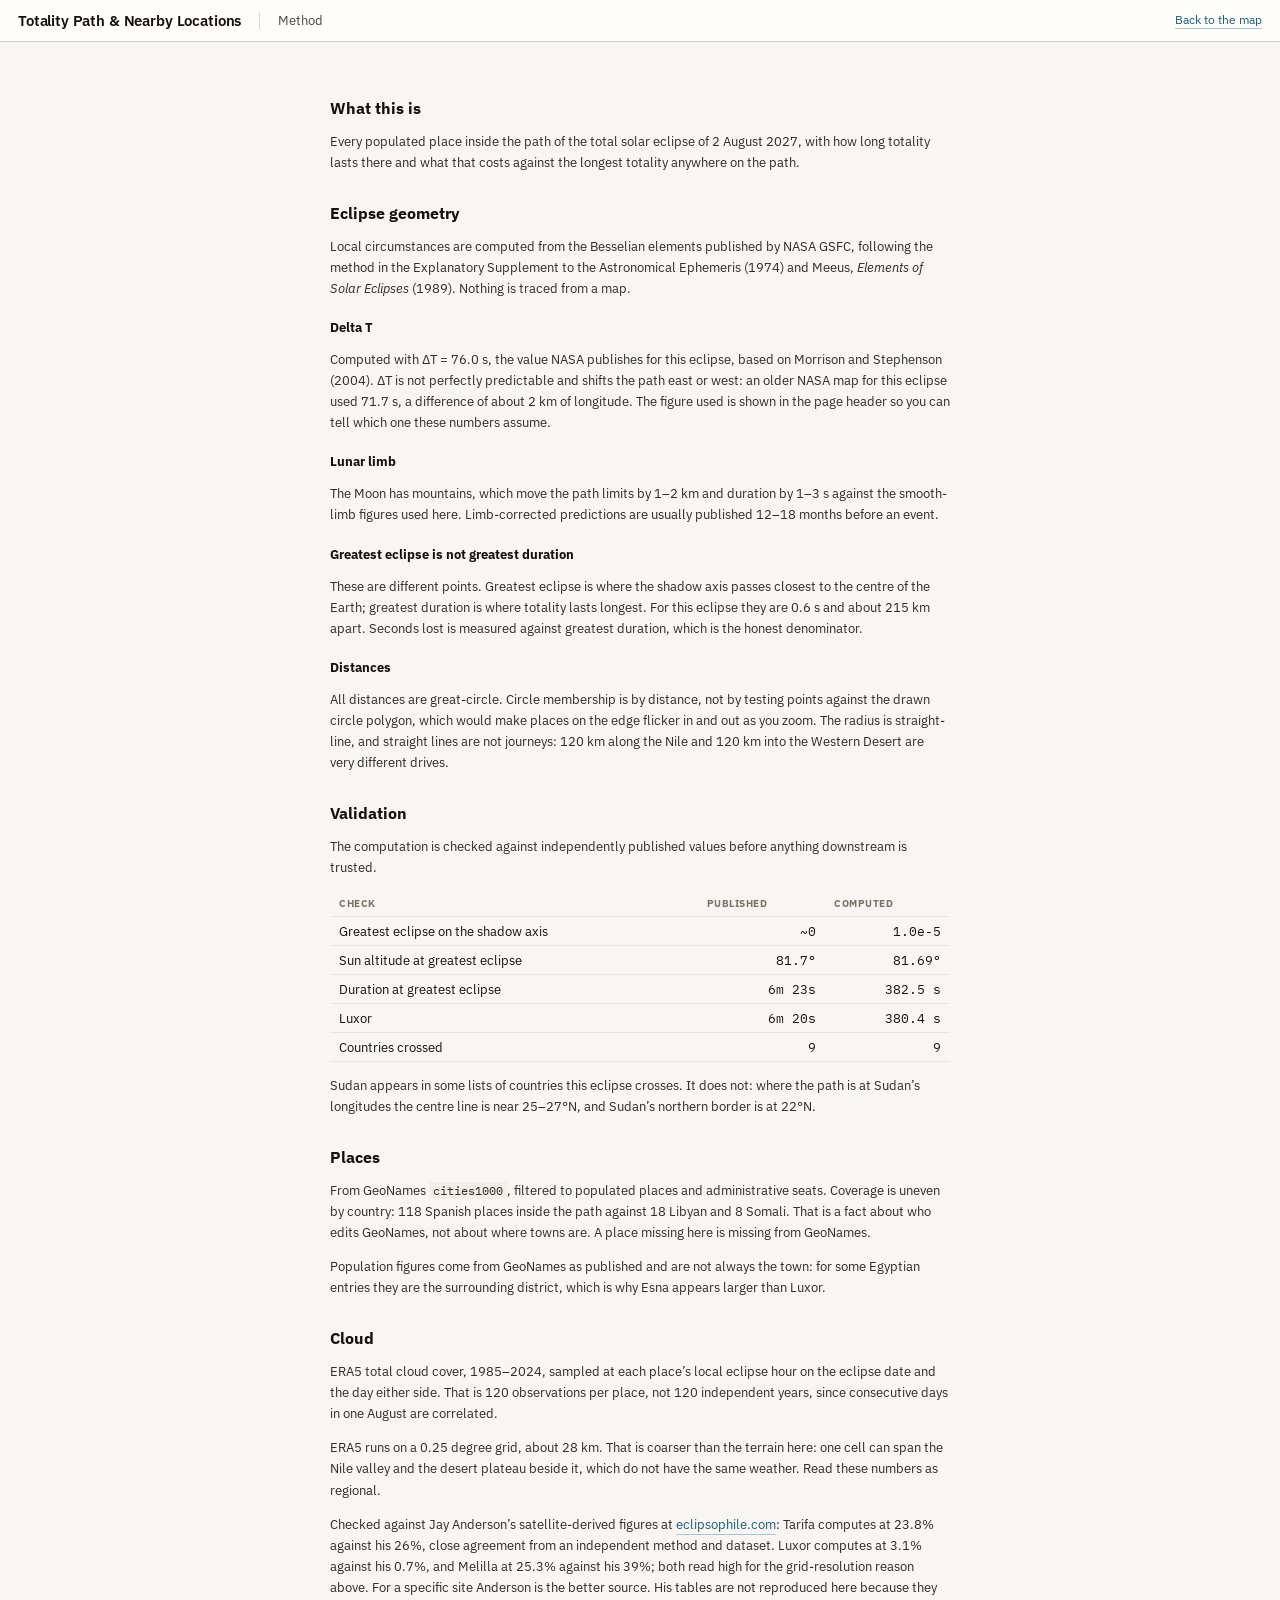
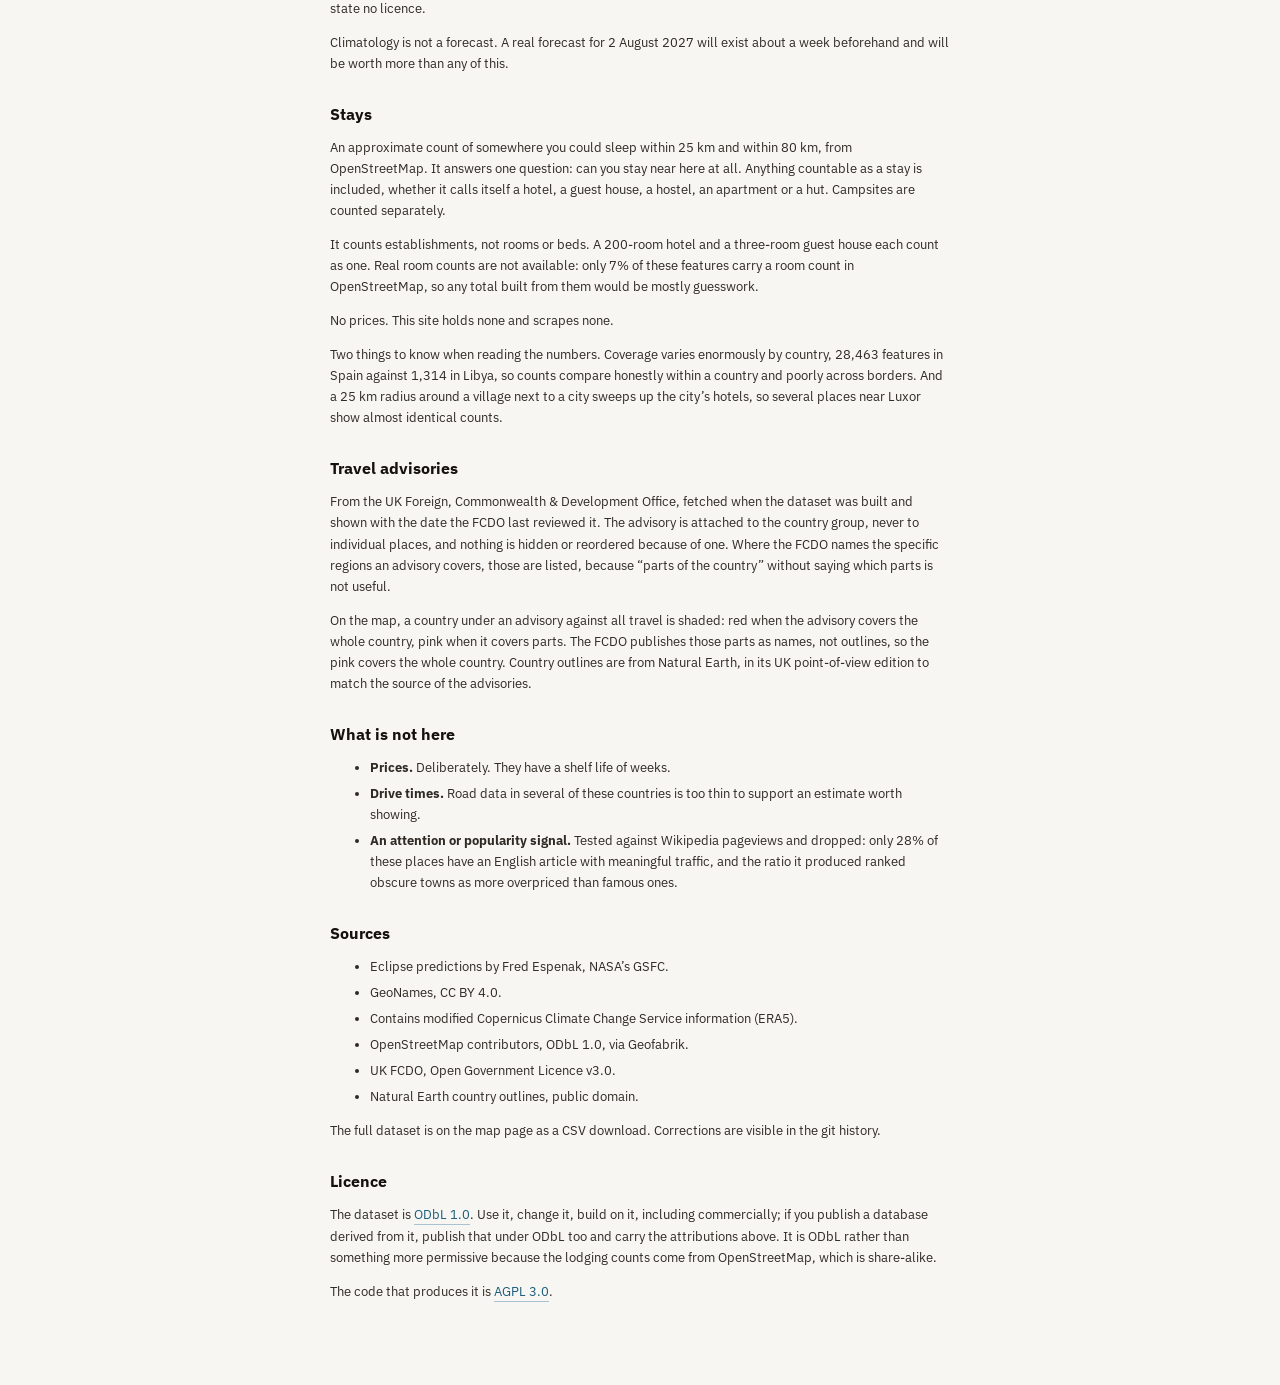
<file: docs/method.html>
<!doctype html>
<html lang="en">
<head>
<meta charset="utf-8">
<meta name="viewport" content="width=device-width, initial-scale=1">
<title>Method | Totality Path &amp; Nearby Locations</title>
<meta name="description" content="How the durations, places, cloud, stays and travel advisories for the 2 August 2027 total solar eclipse are computed, sourced and checked.">
<link rel="canonical" href="https://eclipse.aravpanwar.com/method.html">
<meta property="og:type" content="website">
<meta property="og:site_name" content="Totality Path &amp; Nearby Locations">
<meta property="og:title" content="Method | Totality Path &amp; Nearby Locations">
<meta property="og:description" content="How the durations, places, cloud, stays and travel advisories for the 2 August 2027 total solar eclipse are computed, sourced and checked.">
<meta property="og:url" content="https://eclipse.aravpanwar.com/method.html">
<meta property="og:image" content="https://eclipse.aravpanwar.com/og.png">
<meta property="og:image:width" content="1200">
<meta property="og:image:height" content="630">
<meta property="og:image:alt" content="Map of the path of totality from Spain to Somalia, with the 772 places inside it marked.">
<meta name="twitter:card" content="summary_large_image">
<link rel="icon" href="favicon.ico" sizes="32x32">
<link rel="icon" href="favicon.svg" type="image/svg+xml">
<link rel="apple-touch-icon" href="apple-touch-icon.png">
<link href="https://fonts.googleapis.com/css2?family=IBM+Plex+Mono:wght@400;500;600&family=IBM+Plex+Sans:wght@400;500;600&display=swap" rel="stylesheet">
<link rel="stylesheet" href="style.css">
<style>
  body { display: block; }
  .prose { max-width: 660px; margin: 0 auto; padding: 26px 20px 70px; }
  .prose h2 { font-size: 16px; margin: 30px 0 8px; }
  .prose h3 { font-size: 13px; margin: 20px 0 5px; }
  .prose p, .prose li { line-height: 1.62; color: #2f2a24; }
  .prose li { margin-bottom: 5px; }
  .prose table { border-collapse: collapse; width: 100%; margin: 12px 0; font-size: 12.5px; }
  .prose th, .prose td { text-align: left; padding: 6px 9px; border-bottom: 1px solid var(--hair); }
  .prose th { font-size: 10px; text-transform: uppercase; letter-spacing: .05em; color: var(--faint); }
  .prose td.n { font-family: var(--mono); text-align: right; }
  code { font-family: var(--mono); font-size: 12px; background: #f2efe8; padding: 1px 4px; }
</style>
</head>
<body>

<header>
  <h1>Totality Path &amp; Nearby Locations</h1>
  <span class="rule" aria-hidden="true"></span>
  <span class="event">Method</span>
  <span class="spacer"></span>
  <nav><a href="index.html">Back to the map</a></nav>
</header>

<div class="prose">

<h2>What this is</h2>
<p>Every populated place inside the path of the total solar eclipse of
2 August 2027, with how long totality lasts there and what that costs against
the longest totality anywhere on the path.</p>

<h2>Eclipse geometry</h2>
<p>Local circumstances are computed from the Besselian elements published by
NASA GSFC, following the method in the Explanatory Supplement to the
Astronomical Ephemeris (1974) and Meeus, <i>Elements of Solar Eclipses</i>
(1989). Nothing is traced from a map.</p>

<h3>Delta T</h3>
<p>Computed with &Delta;T = 76.0 s, the value NASA publishes for this eclipse,
based on Morrison and Stephenson (2004). &Delta;T is not perfectly predictable
and shifts the path east or west: an older NASA map for this eclipse used
71.7 s, a difference of about 2 km of longitude. The figure used is shown in
the page header so you can tell which one these numbers assume.</p>

<h3>Lunar limb</h3>
<p>The Moon has mountains, which move the path limits by 1&ndash;2 km and
duration by 1&ndash;3 s against the smooth-limb figures used here.
Limb-corrected predictions are usually published 12&ndash;18 months before an
event.</p>

<h3>Greatest eclipse is not greatest duration</h3>
<p>These are different points. Greatest eclipse is where the shadow axis passes
closest to the centre of the Earth; greatest duration is where totality lasts
longest. For this eclipse they are 0.6 s and about 215 km apart. Seconds lost
is measured against greatest duration, which is the honest denominator.</p>

<h3>Distances</h3>
<p>All distances are great-circle. Circle membership is by distance, not by
testing points against the drawn circle polygon, which would make places on the
edge flicker in and out as you zoom. The radius is straight-line, and straight
lines are not journeys: 120 km along the Nile and 120 km into the Western
Desert are very different drives.</p>

<h2>Validation</h2>
<p>The computation is checked against independently published values before
anything downstream is trusted.</p>
<table>
<tr><th>Check</th><th>Published</th><th>Computed</th></tr>
<tr><td>Greatest eclipse on the shadow axis</td><td class="n">~0</td><td class="n">1.0e-5</td></tr>
<tr><td>Sun altitude at greatest eclipse</td><td class="n">81.7&deg;</td><td class="n">81.69&deg;</td></tr>
<tr><td>Duration at greatest eclipse</td><td class="n">6m 23s</td><td class="n">382.5 s</td></tr>
<tr><td>Luxor</td><td class="n">6m 20s</td><td class="n">380.4 s</td></tr>
<tr><td>Countries crossed</td><td class="n">9</td><td class="n">9</td></tr>
</table>
<p>Sudan appears in some lists of countries this eclipse crosses. It does not:
where the path is at Sudan&rsquo;s longitudes the centre line is near
25&ndash;27&deg;N, and Sudan&rsquo;s northern border is at 22&deg;N.</p>

<h2>Places</h2>
<p>From GeoNames <code>cities1000</code>, filtered to populated places and
administrative seats. Coverage is uneven by country: 118 Spanish places inside
the path against 18 Libyan and 8 Somali. That is a fact about who edits
GeoNames, not about where towns are. A place missing here is missing from
GeoNames.</p>
<p>Population figures come from GeoNames as published and are not always the
town: for some Egyptian entries they are the surrounding district, which is why
Esna appears larger than Luxor.</p>

<h2>Cloud</h2>
<p>ERA5 total cloud cover, 1985&ndash;2024, sampled at each place&rsquo;s local
eclipse hour on the eclipse date and the day either side. That is 120
observations per place, not 120 independent years, since consecutive days in
one August are correlated.</p>
<p>ERA5 runs on a 0.25 degree grid, about 28 km. That is coarser than the
terrain here: one cell can span the Nile valley and the desert plateau beside
it, which do not have the same weather. Read these numbers as regional.</p>
<p>Checked against Jay Anderson&rsquo;s satellite-derived figures at
<a href="https://eclipsophile.com/tse2027/">eclipsophile.com</a>: Tarifa
computes at 23.8% against his 26%, close agreement from an independent method
and dataset. Luxor computes at 3.1% against his 0.7%, and Melilla at 25.3%
against his 39%; both read high for the grid-resolution reason above. For a
specific site Anderson is the better source. His tables are not reproduced
here because they state no licence.</p>
<p>Climatology is not a forecast. A real forecast for 2 August 2027 will exist
about a week beforehand and will be worth more than any of this.</p>

<h2>Stays</h2>
<p>An approximate count of somewhere you could sleep within 25 km and within
80 km, from OpenStreetMap. It answers one question: can you stay near here at
all. Anything countable as a stay is included, whether it calls itself a hotel,
a guest house, a hostel, an apartment or a hut. Campsites are counted
separately.</p>
<p>It counts establishments, not rooms or beds. A 200-room hotel and a
three-room guest house each count as one. Real room counts are not available:
only 7% of these features carry a room count in OpenStreetMap, so any total
built from them would be mostly guesswork.</p>
<p>No prices. This site holds none and scrapes none.</p>
<p>Two things to know when reading the numbers. Coverage varies enormously by
country, 28,463 features in Spain against 1,314 in Libya, so counts compare
honestly within a country and poorly across borders. And a 25 km radius around
a village next to a city sweeps up the city&rsquo;s hotels, so several places
near Luxor show almost identical counts.</p>

<h2>Travel advisories</h2>
<p>From the UK Foreign, Commonwealth &amp; Development Office, fetched when the
dataset was built and shown with the date the FCDO last reviewed it. The
advisory is attached to the country group, never to individual places, and
nothing is hidden or reordered because of one. Where the FCDO names the
specific regions an advisory covers, those are listed, because
&ldquo;parts of the country&rdquo; without saying which parts is not useful.</p>
<p>On the map, a country under an advisory against all travel is shaded:
red when the advisory covers the whole country, pink when it covers parts.
The FCDO publishes those parts as names, not outlines, so the pink covers the
whole country. Country outlines are from Natural Earth, in
its UK point-of-view edition to match the source of the advisories.</p>

<h2>What is not here</h2>
<ul>
  <li><b>Prices.</b> Deliberately. They have a shelf life of weeks.</li>
  <li><b>Drive times.</b> Road data in several of these countries is too thin
      to support an estimate worth showing.</li>
  <li><b>An attention or popularity signal.</b> Tested against Wikipedia
      pageviews and dropped: only 28% of these places have an English article
      with meaningful traffic, and the ratio it produced ranked obscure towns
      as more overpriced than famous ones.</li>
</ul>

<h2>Sources</h2>
<ul>
  <li>Eclipse predictions by Fred Espenak, NASA&rsquo;s GSFC.</li>
  <li>GeoNames, CC BY 4.0.</li>
  <li>Contains modified Copernicus Climate Change Service information (ERA5).</li>
  <li>OpenStreetMap contributors, ODbL 1.0, via Geofabrik.</li>
  <li>UK FCDO, Open Government Licence v3.0.</li>
  <li>Natural Earth country outlines, public domain.</li>
</ul>
<p>The full dataset is on the map page as a CSV download. Corrections are
visible in the git history.</p>

<h2>Licence</h2>
<p>The dataset is <a href="https://opendatacommons.org/licenses/odbl/1-0/">ODbL
1.0</a>. Use it, change it, build on it, including commercially; if you publish
a database derived from it, publish that under ODbL too and carry the
attributions above. It is ODbL rather than something more permissive because
the lodging counts come from OpenStreetMap, which is share-alike.</p>
<p>The code that produces it is
<a href="https://github.com/aravpanwar/besselian">AGPL 3.0</a>.</p>

</div>
</body>
</html>
</file>
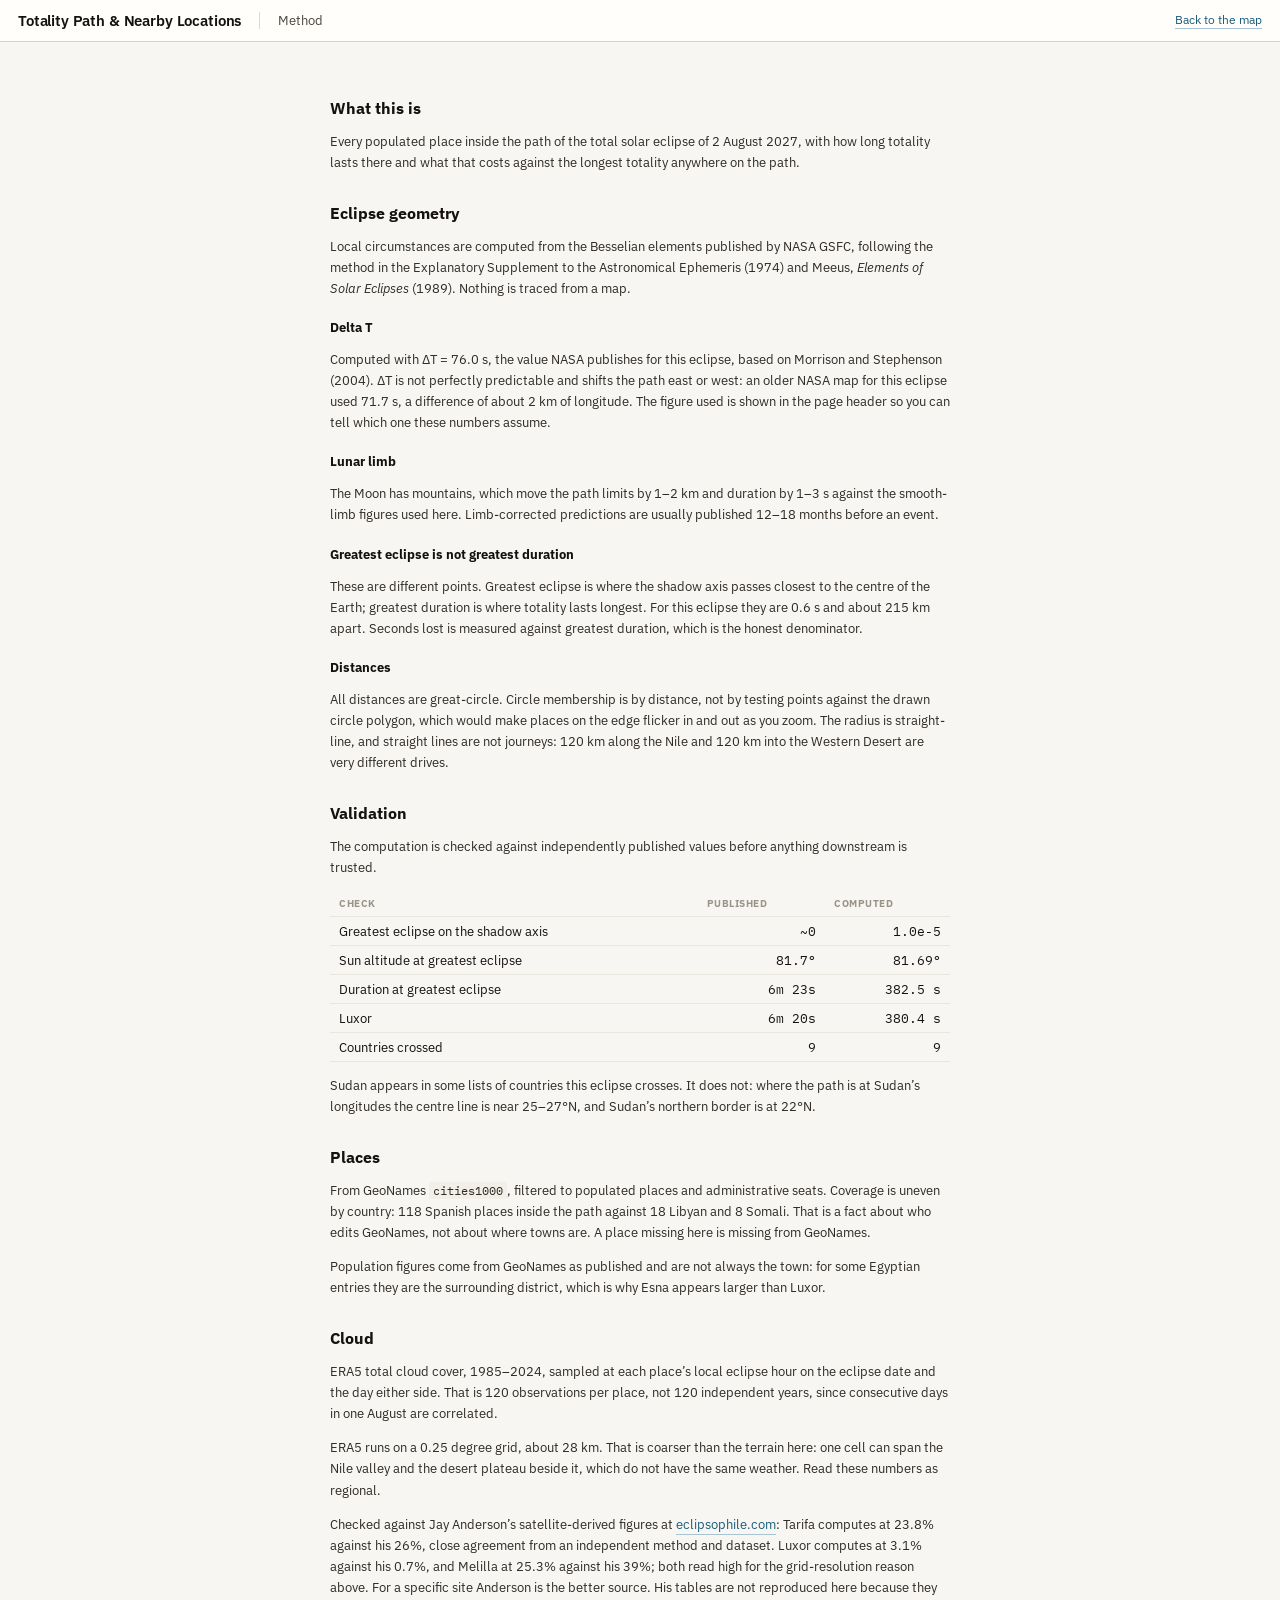
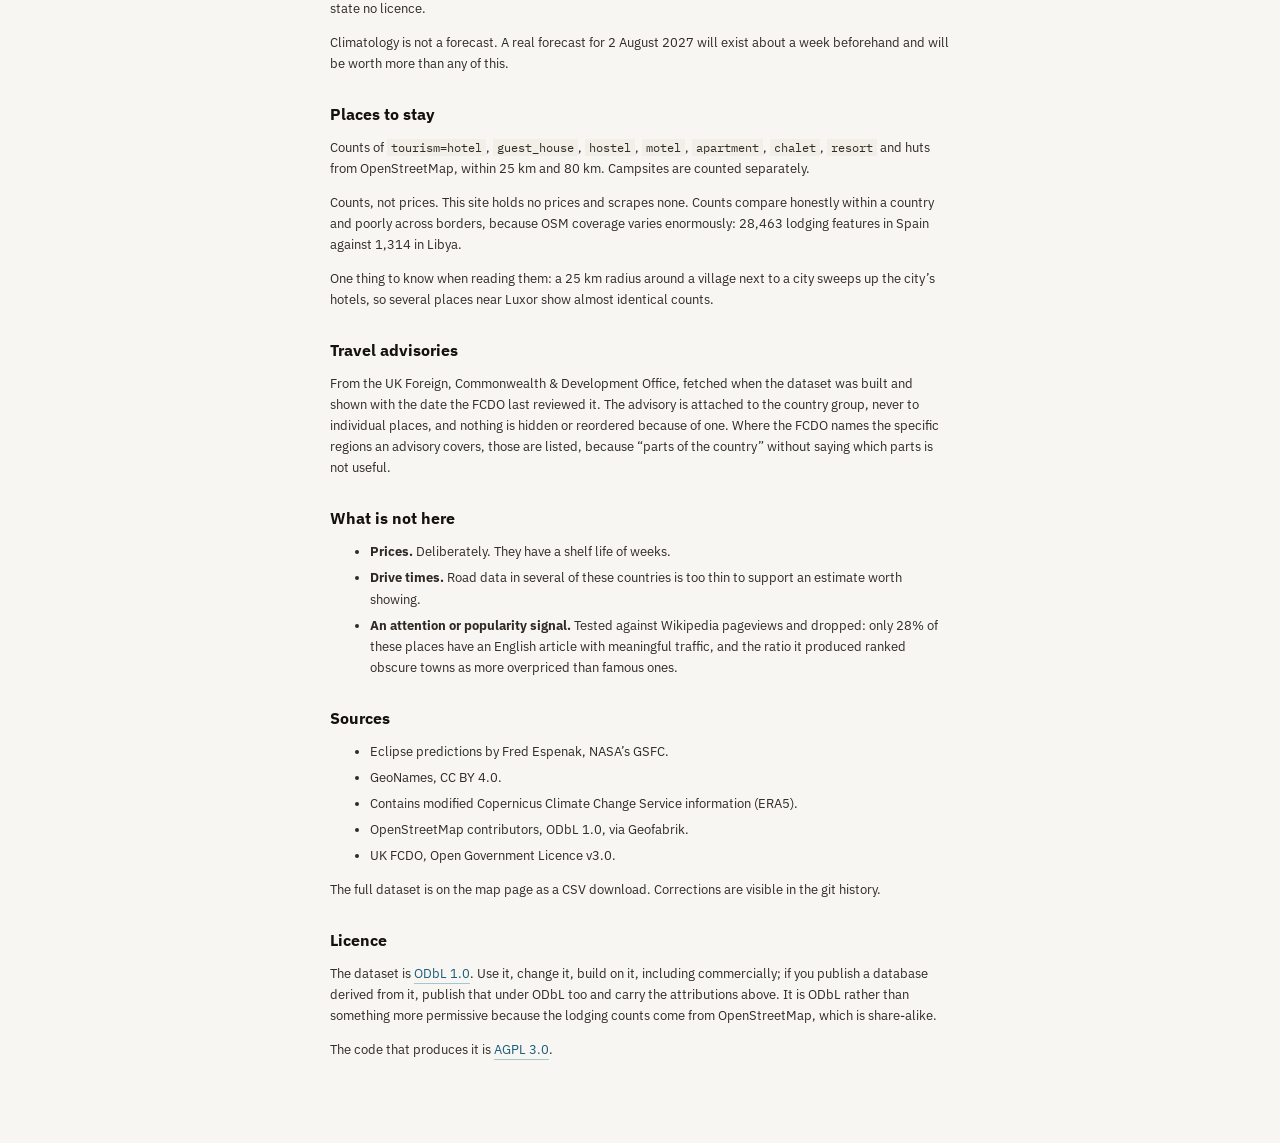
<file: site/method.html>
<!doctype html>
<html lang="en">
<head>
<meta charset="utf-8">
<meta name="viewport" content="width=device-width, initial-scale=1">
<title>Method &mdash; Totality Path &amp; Nearby Locations</title>
<link href="https://fonts.googleapis.com/css2?family=IBM+Plex+Mono:wght@400;500;600&family=IBM+Plex+Sans:wght@400;500;600&display=swap" rel="stylesheet">
<link rel="stylesheet" href="style.css">
<style>
  body { display: block; }
  .prose { max-width: 660px; margin: 0 auto; padding: 26px 20px 70px; }
  .prose h2 { font-size: 16px; margin: 30px 0 8px; }
  .prose h3 { font-size: 13px; margin: 20px 0 5px; }
  .prose p, .prose li { line-height: 1.62; color: #2f2a24; }
  .prose li { margin-bottom: 5px; }
  .prose table { border-collapse: collapse; width: 100%; margin: 12px 0; font-size: 12.5px; }
  .prose th, .prose td { text-align: left; padding: 6px 9px; border-bottom: 1px solid var(--hair); }
  .prose th { font-size: 10px; text-transform: uppercase; letter-spacing: .05em; color: var(--faint); }
  .prose td.n { font-family: var(--mono); text-align: right; }
  code { font-family: var(--mono); font-size: 12px; background: #f2efe8; padding: 1px 4px; }
</style>
</head>
<body>

<header>
  <h1>Totality Path &amp; Nearby Locations</h1>
  <span class="rule" aria-hidden="true"></span>
  <span class="event">Method</span>
  <span class="spacer"></span>
  <nav><a href="index.html">Back to the map</a></nav>
</header>

<div class="prose">

<h2>What this is</h2>
<p>Every populated place inside the path of the total solar eclipse of
2 August 2027, with how long totality lasts there and what that costs against
the longest totality anywhere on the path.</p>

<h2>Eclipse geometry</h2>
<p>Local circumstances are computed from the Besselian elements published by
NASA GSFC, following the method in the Explanatory Supplement to the
Astronomical Ephemeris (1974) and Meeus, <i>Elements of Solar Eclipses</i>
(1989). Nothing is traced from a map.</p>

<h3>Delta T</h3>
<p>Computed with &Delta;T = 76.0 s, the value NASA publishes for this eclipse,
based on Morrison and Stephenson (2004). &Delta;T is not perfectly predictable
and shifts the path east or west: an older NASA map for this eclipse used
71.7 s, a difference of about 2 km of longitude. The figure used is shown in
the page header so you can tell which one these numbers assume.</p>

<h3>Lunar limb</h3>
<p>The Moon has mountains, which move the path limits by 1&ndash;2 km and
duration by 1&ndash;3 s against the smooth-limb figures used here.
Limb-corrected predictions are usually published 12&ndash;18 months before an
event.</p>

<h3>Greatest eclipse is not greatest duration</h3>
<p>These are different points. Greatest eclipse is where the shadow axis passes
closest to the centre of the Earth; greatest duration is where totality lasts
longest. For this eclipse they are 0.6 s and about 215 km apart. Seconds lost
is measured against greatest duration, which is the honest denominator.</p>

<h3>Distances</h3>
<p>All distances are great-circle. Circle membership is by distance, not by
testing points against the drawn circle polygon, which would make places on the
edge flicker in and out as you zoom. The radius is straight-line, and straight
lines are not journeys: 120 km along the Nile and 120 km into the Western
Desert are very different drives.</p>

<h2>Validation</h2>
<p>The computation is checked against independently published values before
anything downstream is trusted.</p>
<table>
<tr><th>Check</th><th>Published</th><th>Computed</th></tr>
<tr><td>Greatest eclipse on the shadow axis</td><td class="n">~0</td><td class="n">1.0e-5</td></tr>
<tr><td>Sun altitude at greatest eclipse</td><td class="n">81.7&deg;</td><td class="n">81.69&deg;</td></tr>
<tr><td>Duration at greatest eclipse</td><td class="n">6m 23s</td><td class="n">382.5 s</td></tr>
<tr><td>Luxor</td><td class="n">6m 20s</td><td class="n">380.4 s</td></tr>
<tr><td>Countries crossed</td><td class="n">9</td><td class="n">9</td></tr>
</table>
<p>Sudan appears in some lists of countries this eclipse crosses. It does not:
where the path is at Sudan&rsquo;s longitudes the centre line is near
25&ndash;27&deg;N, and Sudan&rsquo;s northern border is at 22&deg;N.</p>

<h2>Places</h2>
<p>From GeoNames <code>cities1000</code>, filtered to populated places and
administrative seats. Coverage is uneven by country: 118 Spanish places inside
the path against 18 Libyan and 8 Somali. That is a fact about who edits
GeoNames, not about where towns are. A place missing here is missing from
GeoNames.</p>
<p>Population figures come from GeoNames as published and are not always the
town: for some Egyptian entries they are the surrounding district, which is why
Esna appears larger than Luxor.</p>

<h2>Cloud</h2>
<p>ERA5 total cloud cover, 1985&ndash;2024, sampled at each place&rsquo;s local
eclipse hour on the eclipse date and the day either side. That is 120
observations per place, not 120 independent years, since consecutive days in
one August are correlated.</p>
<p>ERA5 runs on a 0.25 degree grid, about 28 km. That is coarser than the
terrain here: one cell can span the Nile valley and the desert plateau beside
it, which do not have the same weather. Read these numbers as regional.</p>
<p>Checked against Jay Anderson&rsquo;s satellite-derived figures at
<a href="https://eclipsophile.com/tse2027/">eclipsophile.com</a>: Tarifa
computes at 23.8% against his 26%, close agreement from an independent method
and dataset. Luxor computes at 3.1% against his 0.7%, and Melilla at 25.3%
against his 39%; both read high for the grid-resolution reason above. For a
specific site Anderson is the better source. His tables are not reproduced
here because they state no licence.</p>
<p>Climatology is not a forecast. A real forecast for 2 August 2027 will exist
about a week beforehand and will be worth more than any of this.</p>

<h2>Places to stay</h2>
<p>Counts of <code>tourism=hotel</code>, <code>guest_house</code>,
<code>hostel</code>, <code>motel</code>, <code>apartment</code>,
<code>chalet</code>, <code>resort</code> and huts from OpenStreetMap, within
25 km and 80 km. Campsites are counted separately.</p>
<p>Counts, not prices. This site holds no prices and scrapes none. Counts
compare honestly within a country and poorly across borders, because OSM
coverage varies enormously: 28,463 lodging features in Spain against 1,314 in
Libya.</p>
<p>One thing to know when reading them: a 25 km radius around a village next to
a city sweeps up the city&rsquo;s hotels, so several places near Luxor show
almost identical counts.</p>

<h2>Travel advisories</h2>
<p>From the UK Foreign, Commonwealth &amp; Development Office, fetched when the
dataset was built and shown with the date the FCDO last reviewed it. The
advisory is attached to the country group, never to individual places, and
nothing is hidden or reordered because of one. Where the FCDO names the
specific regions an advisory covers, those are listed, because
&ldquo;parts of the country&rdquo; without saying which parts is not useful.</p>

<h2>What is not here</h2>
<ul>
  <li><b>Prices.</b> Deliberately. They have a shelf life of weeks.</li>
  <li><b>Drive times.</b> Road data in several of these countries is too thin
      to support an estimate worth showing.</li>
  <li><b>An attention or popularity signal.</b> Tested against Wikipedia
      pageviews and dropped: only 28% of these places have an English article
      with meaningful traffic, and the ratio it produced ranked obscure towns
      as more overpriced than famous ones.</li>
</ul>

<h2>Sources</h2>
<ul>
  <li>Eclipse predictions by Fred Espenak, NASA&rsquo;s GSFC.</li>
  <li>GeoNames, CC BY 4.0.</li>
  <li>Contains modified Copernicus Climate Change Service information (ERA5).</li>
  <li>OpenStreetMap contributors, ODbL 1.0, via Geofabrik.</li>
  <li>UK FCDO, Open Government Licence v3.0.</li>
</ul>
<p>The full dataset is on the map page as a CSV download. Corrections are
visible in the git history.</p>

<h2>Licence</h2>
<p>The dataset is <a href="https://opendatacommons.org/licenses/odbl/1-0/">ODbL
1.0</a>. Use it, change it, build on it, including commercially; if you publish
a database derived from it, publish that under ODbL too and carry the
attributions above. It is ODbL rather than something more permissive because
the lodging counts come from OpenStreetMap, which is share-alike.</p>
<p>The code that produces it is
<a href="https://github.com/aravpanwar/besselian">AGPL 3.0</a>.</p>

</div>
</body>
</html>
</file>
<file: docs/style.css>
:root {
  --ground: #f7f6f3;
  --paper: #fffefb;
  --ink: #14110e;
  --dim: #6b655c;
  --faint: #787165;   /* 4.8:1 on paper; the original #9a9388 was 3.0 and failed */
  --line: #d5d1c8;
  --hair: #eae6de;
  --accent: #1a5c7a;
  --mark: #b5540e;
  --good: #1a7a4a;
  --warn: #a8621f;
  --mono: 'IBM Plex Mono', ui-monospace, monospace;
  --sans: 'IBM Plex Sans', system-ui, sans-serif;
}

* { box-sizing: border-box; }

.skip {
  position: absolute;
  left: -9999px;
  top: 0;
  z-index: 10;
  padding: 9px 14px;
  background: var(--paper);
  border: 1px solid var(--ink);
  font-size: 13px;
}

.skip:focus { left: 8px; top: 8px; }

.sr-only {
  position: absolute;
  width: 1px;
  height: 1px;
  margin: -1px;
  padding: 0;
  overflow: hidden;
  clip: rect(0 0 0 0);
  white-space: nowrap;
  border: 0;
}

html, body {
  height: 100%;
  margin: 0;
}

body {
  font-family: var(--sans);
  font-size: 13px;
  color: var(--ink);
  background: var(--ground);
  display: flex;
  flex-direction: column;
}

/* ---------- header ---------- */

header {
  display: flex;
  align-items: center;
  gap: 18px;
  padding: 11px 18px;
  background: var(--paper);
  border-bottom: 1px solid var(--line);
  flex-wrap: wrap;
}

header h1 {
  font-size: 15px;
  font-weight: 600;
  letter-spacing: -0.01em;
  margin: 0;
}

.rule {
  width: 1px;
  height: 17px;
  background: #ddd9d0;
}

.event { color: #4a453d; }
.spacer { flex-grow: 1; }

.stats {
  font-family: var(--mono);
  font-size: 11px;
  color: var(--dim);
  display: flex;
  gap: 14px;
}

header nav {
  display: flex;
  gap: 12px;
  font-size: 12px;
}

a {
  color: var(--accent);
  text-decoration: none;
  border-bottom: 1px solid #a8c4d2;
  padding-bottom: 1px;
}

a:hover, a:focus-visible { color: #0d3c52; border-bottom-color: #0d3c52; }

/* ---------- layout ---------- */

main {
  flex-grow: 1;
  display: flex;
  min-height: 0;
}

#mapwrap {
  flex-grow: 1;
  position: relative;
  min-width: 0;
  background: #e8e5de;
}

#map { position: absolute; inset: 0; }

#map.failed {
  display: flex;
  align-items: center;
  justify-content: center;
  padding: 20px;
  color: var(--dim);
  text-align: center;
}

#results {
  width: 482px;
  flex-shrink: 0;
  background: var(--paper);
  border-left: 1px solid var(--line);
  display: flex;
  flex-direction: column;
  min-height: 0;
}

/* ---------- map panels ---------- */

.panel {
  position: absolute;
  background: var(--paper);
  border: 1px solid var(--line);
  z-index: 2;
}

.controls {
  top: 14px;
  left: 14px;
  width: 258px;
  padding: 11px 12px;
}

.ctl {
  display: flex;
  align-items: baseline;
  justify-content: space-between;
  margin-bottom: 9px;
}

.ctl label { font-size: 12px; color: var(--dim); }

.ctl output {
  font-family: var(--mono);
  font-size: 13px;
  font-weight: 600;
}

input[type=range] {
  width: 100%;
  margin: 0;
  accent-color: var(--accent);
}

.scale {
  display: flex;
  justify-content: space-between;
  margin-top: 4px;
  font-family: var(--mono);
  font-size: 10px;
  color: var(--faint);
}

.note {
  margin: 9px 0 0;
  font-size: 11.5px;
  color: var(--dim);
  line-height: 1.45;
}

.caveat {
  bottom: 14px;
  left: 14px;
  max-width: 320px;
  padding: 9px 12px;
  font-size: 11.5px;
  color: var(--dim);
  line-height: 1.45;
}

.key {
  margin-bottom: 8px;
  padding-bottom: 8px;
  border-bottom: 1px solid var(--hair);
  color: var(--ink);
}

.keyrow {
  display: flex;
  align-items: flex-start;
  gap: 8px;
}

.keyrow + .keyrow { margin-top: 5px; }

/* Matches the advisory layer paint in app.js. */
.sw {
  flex-shrink: 0;
  width: 14px;
  height: 10px;
  margin-top: 3px;
  border: 1px solid rgba(180, 35, 24, .45);
}

.sw.whole { background: rgba(180, 35, 24, .34); }
.sw.parts { background: rgba(180, 35, 24, .08); }

.clearpin {
  top: 14px;
  right: 14px;
  padding: 8px 12px;
  font: inherit;
  font-size: 12px;
  color: var(--accent);
  cursor: pointer;
}

.clearpin:hover { background: #f4f2ed; }

/* ---------- results ---------- */

#summary {
  padding: 13px 17px 12px;
  border-bottom: 1px solid var(--hair);
}

#summary h2 {
  font-size: 17px;
  font-weight: 600;
  margin: 0 0 3px;
}

#summary p {
  margin: 0;
  font-size: 13px;
  color: var(--dim);
}

#searchbar {
  display: flex;
  align-items: center;
  gap: 10px;
  padding: 8px 17px;
  border-bottom: 1px solid var(--hair);
}

#searchbar label {
  font-size: 11px;
  color: var(--faint);
}

#q {
  flex-grow: 1;
  min-width: 0;
  padding: 6px 9px;
  font: inherit;
  font-size: 13px;
  color: var(--ink);
  background: var(--paper);
  border: 1px solid var(--line);
  border-radius: 0;
}

#q::placeholder { color: var(--faint); opacity: 1; }

#q:focus-visible {
  outline: 2px solid var(--accent);
  outline-offset: -1px;
}

#sortbar {
  display: flex;
  align-items: center;
  border-bottom: 1px solid var(--hair);
  background: #faf8f4;
}

.sortlabel {
  padding: 8px 0 8px 17px;
  font-size: 11px;
  color: var(--faint);
}

#sortbar button {
  padding: 8px 11px;
  font-family: var(--mono);
  font-size: 11.5px;
  color: var(--dim);
  background: none;
  border: 0;
  cursor: pointer;
}

#sortbar button.active {
  color: var(--ink);
  font-weight: 600;
  box-shadow: inset 0 -2px 0 var(--mark);
}

#sortbar button:focus-visible,
#rows:focus-visible {
  outline: 2px solid var(--accent);
  outline-offset: -2px;
}

#rows {
  flex-grow: 1;
  overflow-y: auto;
}

.group {
  padding: 9px 17px;
  background: #f2efe8;
  border-bottom: 1px solid var(--hair);
  position: sticky;
  top: 0;
  z-index: 1;
}

.group .name {
  display: flex;
  align-items: center;
  gap: 9px;
}

.group b {
  font-size: 12px;
  font-weight: 600;
  letter-spacing: 0.04em;
  text-transform: uppercase;
}

.group .n {
  font-family: var(--mono);
  font-size: 11px;
  color: var(--dim);   /* --faint is 4.2:1 on the group background */
}

.advisory {
  display: flex;
  align-items: flex-start;
  gap: 6px;
  margin-top: 6px;
  font-size: 11.5px;
  color: #7a4a1a;
  line-height: 1.45;
}

.advisory svg { flex-shrink: 0; margin-top: 1px; }
.advisory a { color: #7a4a1a; border-bottom-color: #d8b48a; }

/* 24px targets: the WCAG 2.2 minimum, and about right for a thumb. */
.advhide, .advshow {
  font: inherit;
  color: #7a4a1a;
  background: none;
  border: 0;
  cursor: pointer;
}

.advhide {
  flex-shrink: 0;
  width: 24px;
  height: 24px;
  margin: -4px -6px 0 auto;
  font-size: 17px;
  line-height: 1;
}

.advshow {
  display: flex;
  align-items: center;
  gap: 5px;
  min-height: 24px;
  margin-left: auto;
  padding: 0 4px;
  font-size: 11.5px;
}

.advhide:hover, .advshow:hover { background: rgba(122, 74, 26, .08); }

.advhide:focus-visible, .advshow:focus-visible {
  outline: 2px solid var(--accent);
  outline-offset: 0;
}

#table { display: block; }
#table [role="row"] { display: grid; }

.head, .row {
  display: grid;
  grid-template-columns: 1.5fr 0.68fr 0.56fr 0.6fr 0.46fr;
  gap: 9px;
  padding: 8px 17px;
}

.head {
  padding-top: 7px;
  padding-bottom: 7px;
  border-bottom: 1px solid var(--hair);
  font-size: 10px;
  letter-spacing: 0.05em;
  text-transform: uppercase;
  color: var(--faint);
  position: sticky;
  top: 0;
  background: var(--paper);
  z-index: 1;
}

.row {
  border-bottom: 1px solid #f1eee7;
  cursor: pointer;
  border-left: 3px solid transparent;
  padding-left: 14px;
}

.row:hover { background: #faf8f4; }

.row.sel {
  background: #fdf6ef;
  border-left-color: var(--mark);
}

.row:focus-visible {
  outline: 2px solid var(--accent);
  outline-offset: -2px;
}

.row .nm {
  overflow: hidden;
  text-overflow: ellipsis;
  white-space: nowrap;
}

.row.sel .nm { font-weight: 600; }

.num {
  text-align: right;
  font-family: var(--mono);
  font-variant-numeric: tabular-nums;
  font-size: 12.5px;
  color: var(--dim);
}

.num.dur { font-size: 13px; font-weight: 500; color: var(--ink); }
.num.near { color: var(--good); }
.num.thin { color: var(--mark); }

.empty {
  padding: 26px 17px;
  color: var(--dim);
  text-align: center;
}

/* ---------- map bits ---------- */

.maplibregl-popup-content {
  font-family: var(--sans);
  font-size: 12px;
  padding: 9px 11px;
  border-radius: 2px;
  border: 1px solid var(--line);
  box-shadow: 0 2px 8px rgba(0,0,0,.09);
}

.maplibregl-marker.pin { pointer-events: none; }

.maplibregl-popup.tip { pointer-events: none; }
.tip .maplibregl-popup-content { padding: 5px 8px; white-space: nowrap; }
.tip span { margin-left: 4px; font-family: var(--mono); color: var(--dim); }

.pop b { display: block; font-size: 13px; margin-bottom: 3px; }
.pop dl { margin: 0; display: grid; grid-template-columns: auto auto; gap: 1px 10px; }
.pop dt { color: var(--dim); }
.pop dd { margin: 0; font-family: var(--mono); text-align: right; }

/* ---------- narrow ---------- */

/* Phones: the page scrolls as a whole. The map sits on top with nothing over
   it, its panels follow below it, and the list scrolls with the page rather
   than in a box of its own, which on a phone left a strip too small to use. */
@media (max-width: 900px) {
  html, body { height: auto; }
  main { display: block; }
  #mapwrap { display: flex; flex-direction: column; }
  #map { position: relative; inset: auto; height: 50vh; height: 50svh; }
  .panel { position: static; border-width: 0 0 1px; }
  .controls { order: 1; width: auto; padding: 11px 16px; }
  .clearpin { order: 2; padding: 10px 16px; text-align: left; }
  .caveat { order: 3; max-width: none; padding: 9px 16px; }
  #results { width: auto; border-left: 0; }
  #rows { overflow: visible; }
  header { gap: 10px; }
  .stats { display: none; }
  /* Below 16px, iOS Safari zooms the page when the field takes focus. */
  #q { font-size: 16px; }
}
</file>
<file: site/style.css>
:root {
  --ground: #f7f6f3;
  --paper: #fffefb;
  --ink: #14110e;
  --dim: #6b655c;
  --faint: #9a9388;
  --line: #d5d1c8;
  --hair: #eae6de;
  --accent: #1a5c7a;
  --mark: #b5540e;
  --good: #1a7a4a;
  --warn: #a8621f;
  --mono: 'IBM Plex Mono', ui-monospace, monospace;
  --sans: 'IBM Plex Sans', system-ui, sans-serif;
}

* { box-sizing: border-box; }

html, body {
  height: 100%;
  margin: 0;
}

body {
  font-family: var(--sans);
  font-size: 13px;
  color: var(--ink);
  background: var(--ground);
  display: flex;
  flex-direction: column;
}

/* ---------- header ---------- */

header {
  display: flex;
  align-items: center;
  gap: 18px;
  padding: 11px 18px;
  background: var(--paper);
  border-bottom: 1px solid var(--line);
  flex-wrap: wrap;
}

header h1 {
  font-size: 15px;
  font-weight: 600;
  letter-spacing: -0.01em;
  margin: 0;
}

.rule {
  width: 1px;
  height: 17px;
  background: #ddd9d0;
}

.event { color: #4a453d; }
.spacer { flex-grow: 1; }

.stats {
  font-family: var(--mono);
  font-size: 11px;
  color: var(--dim);
  display: flex;
  gap: 14px;
}

header nav {
  display: flex;
  gap: 12px;
  font-size: 12px;
}

a {
  color: var(--accent);
  text-decoration: none;
  border-bottom: 1px solid #a8c4d2;
  padding-bottom: 1px;
}

a:hover, a:focus-visible { color: #0d3c52; border-bottom-color: #0d3c52; }

/* ---------- layout ---------- */

main {
  flex-grow: 1;
  display: flex;
  min-height: 0;
}

#mapwrap {
  flex-grow: 1;
  position: relative;
  min-width: 0;
  background: #e8e5de;
}

#map { position: absolute; inset: 0; }

#results {
  width: 482px;
  flex-shrink: 0;
  background: var(--paper);
  border-left: 1px solid var(--line);
  display: flex;
  flex-direction: column;
  min-height: 0;
}

/* ---------- map panels ---------- */

.panel {
  position: absolute;
  background: var(--paper);
  border: 1px solid var(--line);
  z-index: 2;
}

.controls {
  top: 14px;
  left: 14px;
  width: 258px;
  padding: 11px 12px;
}

.ctl {
  display: flex;
  align-items: baseline;
  justify-content: space-between;
  margin-bottom: 9px;
}

.ctl label { font-size: 12px; color: var(--dim); }

.ctl output {
  font-family: var(--mono);
  font-size: 13px;
  font-weight: 600;
}

input[type=range] {
  width: 100%;
  margin: 0;
  accent-color: var(--accent);
}

.scale {
  display: flex;
  justify-content: space-between;
  margin-top: 4px;
  font-family: var(--mono);
  font-size: 10px;
  color: var(--faint);
}

.note {
  margin: 9px 0 0;
  font-size: 11.5px;
  color: var(--dim);
  line-height: 1.45;
}

.caveat {
  bottom: 14px;
  left: 14px;
  max-width: 320px;
  padding: 9px 12px;
  font-size: 11.5px;
  color: var(--dim);
  line-height: 1.45;
}

.clearpin {
  top: 14px;
  right: 14px;
  padding: 8px 12px;
  font: inherit;
  font-size: 12px;
  color: var(--accent);
  cursor: pointer;
}

.clearpin:hover { background: #f4f2ed; }

/* ---------- results ---------- */

#summary {
  padding: 13px 17px 12px;
  border-bottom: 1px solid var(--hair);
}

#summary h2 {
  font-size: 17px;
  font-weight: 600;
  margin: 0 0 3px;
}

#summary p {
  margin: 0;
  font-size: 13px;
  color: var(--dim);
}

#sortbar {
  display: flex;
  align-items: center;
  border-bottom: 1px solid var(--hair);
  background: #faf8f4;
}

.sortlabel {
  padding: 8px 0 8px 17px;
  font-size: 11px;
  color: #8b8478;
}

#sortbar button {
  padding: 8px 11px;
  font-family: var(--mono);
  font-size: 11.5px;
  color: var(--dim);
  background: none;
  border: 0;
  cursor: pointer;
}

#sortbar button.active {
  color: var(--ink);
  font-weight: 600;
  box-shadow: inset 0 -2px 0 var(--mark);
}

#sortbar button:focus-visible,
#rows:focus-visible {
  outline: 2px solid var(--accent);
  outline-offset: -2px;
}

#rows {
  flex-grow: 1;
  overflow-y: auto;
}

.group {
  padding: 9px 17px;
  background: #f2efe8;
  border-bottom: 1px solid var(--hair);
  position: sticky;
  top: 0;
  z-index: 1;
}

.group .name {
  display: flex;
  align-items: center;
  gap: 9px;
}

.group b {
  font-size: 12px;
  font-weight: 600;
  letter-spacing: 0.04em;
  text-transform: uppercase;
}

.group .n {
  font-family: var(--mono);
  font-size: 11px;
  color: #8b8478;
}

.advisory {
  display: flex;
  align-items: flex-start;
  gap: 6px;
  margin-top: 6px;
  font-size: 11.5px;
  color: #7a4a1a;
  line-height: 1.45;
}

.advisory svg { flex-shrink: 0; margin-top: 1px; }
.advisory a { color: #7a4a1a; border-bottom-color: #d8b48a; }

.head, .row {
  display: grid;
  grid-template-columns: 1.5fr 0.68fr 0.56fr 0.6fr 0.46fr;
  gap: 9px;
  padding: 8px 17px;
}

.head {
  padding-top: 7px;
  padding-bottom: 7px;
  border-bottom: 1px solid var(--hair);
  font-size: 10px;
  letter-spacing: 0.05em;
  text-transform: uppercase;
  color: var(--faint);
  position: sticky;
  top: 0;
  background: var(--paper);
  z-index: 1;
}

.row {
  border-bottom: 1px solid #f1eee7;
  cursor: pointer;
  border-left: 3px solid transparent;
  padding-left: 14px;
}

.row:hover { background: #faf8f4; }

.row.sel {
  background: #fdf6ef;
  border-left-color: var(--mark);
}

.row:focus-visible {
  outline: 2px solid var(--accent);
  outline-offset: -2px;
}

.row .nm {
  overflow: hidden;
  text-overflow: ellipsis;
  white-space: nowrap;
}

.row.sel .nm { font-weight: 600; }

.num {
  text-align: right;
  font-family: var(--mono);
  font-variant-numeric: tabular-nums;
  font-size: 12.5px;
  color: var(--dim);
}

.num.dur { font-size: 13px; font-weight: 500; color: var(--ink); }
.num.near { color: var(--good); }
.num.thin { color: var(--mark); }

.empty {
  padding: 26px 17px;
  color: var(--dim);
  text-align: center;
}

/* ---------- finding ---------- */

#finding {
  border-top: 2px solid var(--ink);
  background: #faf8f4;
  padding: 13px 17px;
}

#finding h3 {
  font-size: 13px;
  font-weight: 600;
  margin: 0 0 7px;
}

.pair {
  display: flex;
  align-items: center;
  gap: 22px;
  margin-bottom: 8px;
}

.pair b {
  display: block;
  font-family: var(--mono);
  font-size: 19px;
  font-weight: 600;
}

.pair span {
  display: block;
  font-size: 11.5px;
  color: var(--dim);
  margin-top: 1px;
}

.pair > div:first-child b { color: var(--mark); }
.pair svg { color: #b5aca0; flex-shrink: 0; }
.pair .gap { margin-left: auto; text-align: right; }
.pair .gap b { font-size: 15px; }

#fText {
  margin: 0;
  font-size: 12px;
  color: #4a453d;
  line-height: 1.55;
}

/* ---------- map bits ---------- */

.maplibregl-popup-content {
  font-family: var(--sans);
  font-size: 12px;
  padding: 9px 11px;
  border-radius: 2px;
  border: 1px solid var(--line);
  box-shadow: 0 2px 8px rgba(0,0,0,.09);
}

.pop b { display: block; font-size: 13px; margin-bottom: 3px; }
.pop dl { margin: 0; display: grid; grid-template-columns: auto auto; gap: 1px 10px; }
.pop dt { color: var(--dim); }
.pop dd { margin: 0; font-family: var(--mono); text-align: right; }

/* ---------- narrow ---------- */

@media (max-width: 900px) {
  main { flex-direction: column; }
  #mapwrap { height: 52vh; flex-grow: 0; }
  #results { width: auto; border-left: 0; border-top: 1px solid var(--line); }
  header { gap: 10px; }
  .stats { display: none; }
}
</file>
